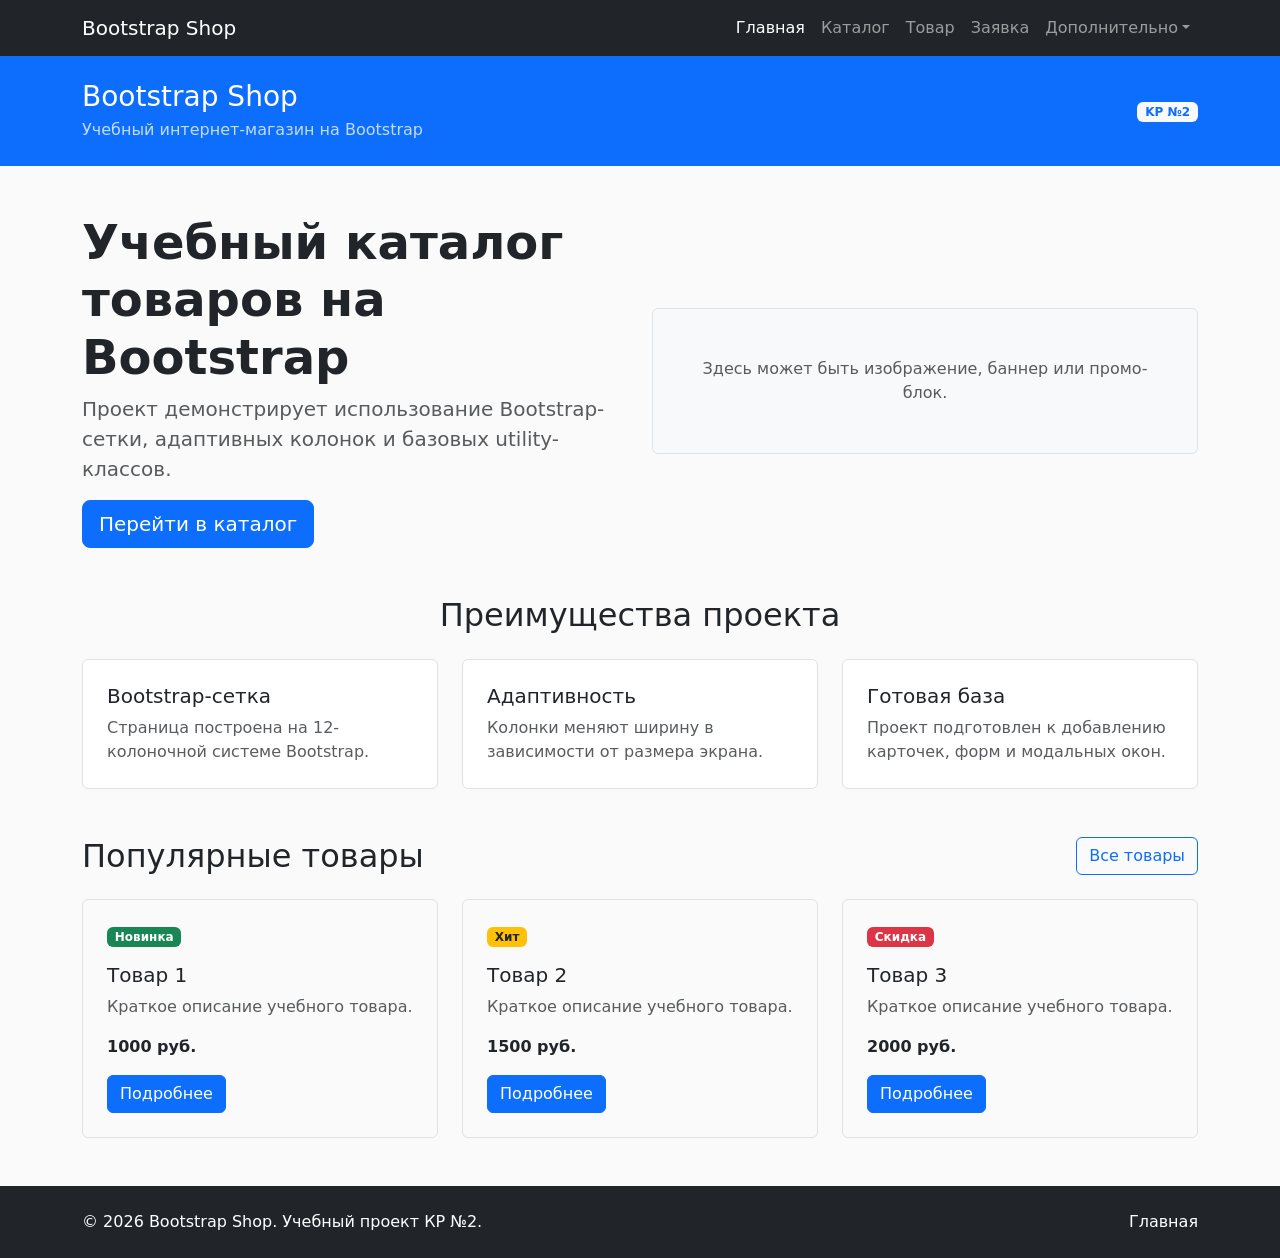
<file: index.html>
<!DOCTYPE html>
<html lang="ru">
<head>
  <meta charset="UTF-8">
  <meta name="viewport" content="width=device-width, initial-scale=1.0">
  <title>Главная – Bootstrap Shop</title>
  <link rel="stylesheet" href="vendor/bootstrap/css/bootstrap.min.css">
  <link rel="stylesheet" href="css/custom.css">
</head>
<body>

  <!-- ================= NAVBAR ================= -->
  <nav class="navbar navbar-expand-lg navbar-dark bg-dark">
    <div class="container">
      <a class="navbar-brand" href="index.html">Bootstrap Shop</a>
      <button class="navbar-toggler" type="button"
              data-bs-toggle="collapse" data-bs-target="#mainNavbar"
              aria-controls="mainNavbar" aria-expanded="false"
              aria-label="Переключить навигацию">
        <span class="navbar-toggler-icon"></span>
      </button>
      <div class="collapse navbar-collapse" id="mainNavbar">
        <ul class="navbar-nav ms-auto">
          <li class="nav-item"><a class="nav-link active" aria-current="page" href="index.html">Главная</a></li>
          <li class="nav-item"><a class="nav-link" href="catalog.html">Каталог</a></li>
          <li class="nav-item"><a class="nav-link" href="product.html">Товар</a></li>
          <li class="nav-item"><a class="nav-link" href="order.html">Заявка</a></li>
          <li class="nav-item dropdown">
            <a class="nav-link dropdown-toggle" href="#" role="button"
               data-bs-toggle="dropdown" aria-expanded="false">Дополнительно</a>
            <ul class="dropdown-menu">
              <li><a class="dropdown-item" href="catalog.html">Все товары</a></li>
              <li><a class="dropdown-item" href="order.html">Оформить заявку</a></li>
              <li><a class="dropdown-item" href="index.html#popular">Популярное</a></li>
            </ul>
          </li>
        </ul>
      </div>
    </div>
  </nav>

  <header class="bg-primary text-white py-4">
    <div class="container">
      <div class="row align-items-center">
        <div class="col-12 col-md-8">
          <h1 class="h3 mb-1">Bootstrap Shop</h1>
          <p class="mb-0 opacity-75">Учебный интернет-магазин на Bootstrap</p>
        </div>
        <div class="col-12 col-md-4 text-md-end mt-3 mt-md-0">
          <span class="badge bg-light text-primary">KP №2</span>
        </div>
      </div>
    </div>
  </header>

  <main>
    <!-- Hero -->
    <section class="container my-5">
      <div class="row align-items-center g-4">
        <div class="col-12 col-lg-6">
          <h2 class="display-5 fw-bold">Учебный каталог товаров на Bootstrap</h2>
          <p class="lead text-muted">
            Проект демонстрирует использование Bootstrap-сетки,
            адаптивных колонок и базовых utility-классов.
          </p>
          <a class="btn btn-primary btn-lg" href="catalog.html">Перейти в каталог</a>
        </div>
        <div class="col-12 col-lg-6">
          <div class="p-5 bg-light border rounded text-center">
            <p class="mb-0 text-muted">Здесь может быть изображение, баннер или промо-блок.</p>
          </div>
        </div>
      </div>
    </section>

    <!-- Преимущества -->
    <section class="container my-5">
      <h2 class="text-center mb-4">Преимущества проекта</h2>
      <div class="row g-4">
        <div class="col-12 col-md-4">
          <div class="p-4 border rounded h-100 bg-white">
            <h3 class="h5">Bootstrap-сетка</h3>
            <p class="mb-0 text-muted">Страница построена на 12-колоночной системе Bootstrap.</p>
          </div>
        </div>
        <div class="col-12 col-md-4">
          <div class="p-4 border rounded h-100 bg-white">
            <h3 class="h5">Адаптивность</h3>
            <p class="mb-0 text-muted">Колонки меняют ширину в зависимости от размера экрана.</p>
          </div>
        </div>
        <div class="col-12 col-md-4">
          <div class="p-4 border rounded h-100 bg-white">
            <h3 class="h5">Готовая база</h3>
            <p class="mb-0 text-muted">Проект подготовлен к добавлению карточек, форм и модальных окон.</p>
          </div>
        </div>
      </div>
    </section>

    <!-- Популярные товары -->
    <section class="container my-5" id="popular">
      <div class="d-flex justify-content-between align-items-center mb-4">
        <h2 class="mb-0">Популярные товары</h2>
        <a class="btn btn-outline-primary" href="catalog.html">Все товары</a>
      </div>
      <div class="row g-4">
        <div class="col-12 col-md-6 col-lg-4">
          <div class="border rounded h-100 p-4">
            <span class="badge bg-success mb-3">Новинка</span>
            <h3 class="h5">Товар 1</h3>
            <p class="text-muted">Краткое описание учебного товара.</p>
            <p class="fw-bold mb-3">1000 руб.</p>
            <a class="btn btn-primary" href="product.html">Подробнее</a>
          </div>
        </div>
        <div class="col-12 col-md-6 col-lg-4">
          <div class="border rounded h-100 p-4">
            <span class="badge bg-warning text-dark mb-3">Хит</span>
            <h3 class="h5">Товар 2</h3>
            <p class="text-muted">Краткое описание учебного товара.</p>
            <p class="fw-bold mb-3">1500 руб.</p>
            <a class="btn btn-primary" href="product.html">Подробнее</a>
          </div>
        </div>
        <div class="col-12 col-md-6 col-lg-4">
          <div class="border rounded h-100 p-4">
            <span class="badge bg-danger mb-3">Скидка</span>
            <h3 class="h5">Товар 3</h3>
            <p class="text-muted">Краткое описание учебного товара.</p>
            <p class="fw-bold mb-3">2000 руб.</p>
            <a class="btn btn-primary" href="product.html">Подробнее</a>
          </div>
        </div>
      </div>
    </section>
  </main>

  <footer class="bg-dark text-white py-4 mt-5">
    <div class="container">
      <div class="row">
        <div class="col-12 col-md-6">
          <p class="mb-0">© 2026 Bootstrap Shop. Учебный проект КР №2.</p>
        </div>
        <div class="col-12 col-md-6 text-md-end mt-2 mt-md-0">
          <a class="text-white text-decoration-none" href="index.html">Главная</a>
        </div>
      </div>
    </div>
  </footer>

  <script src="vendor/bootstrap/js/bootstrap.bundle.min.js"></script>
</body>
</html>
</file>
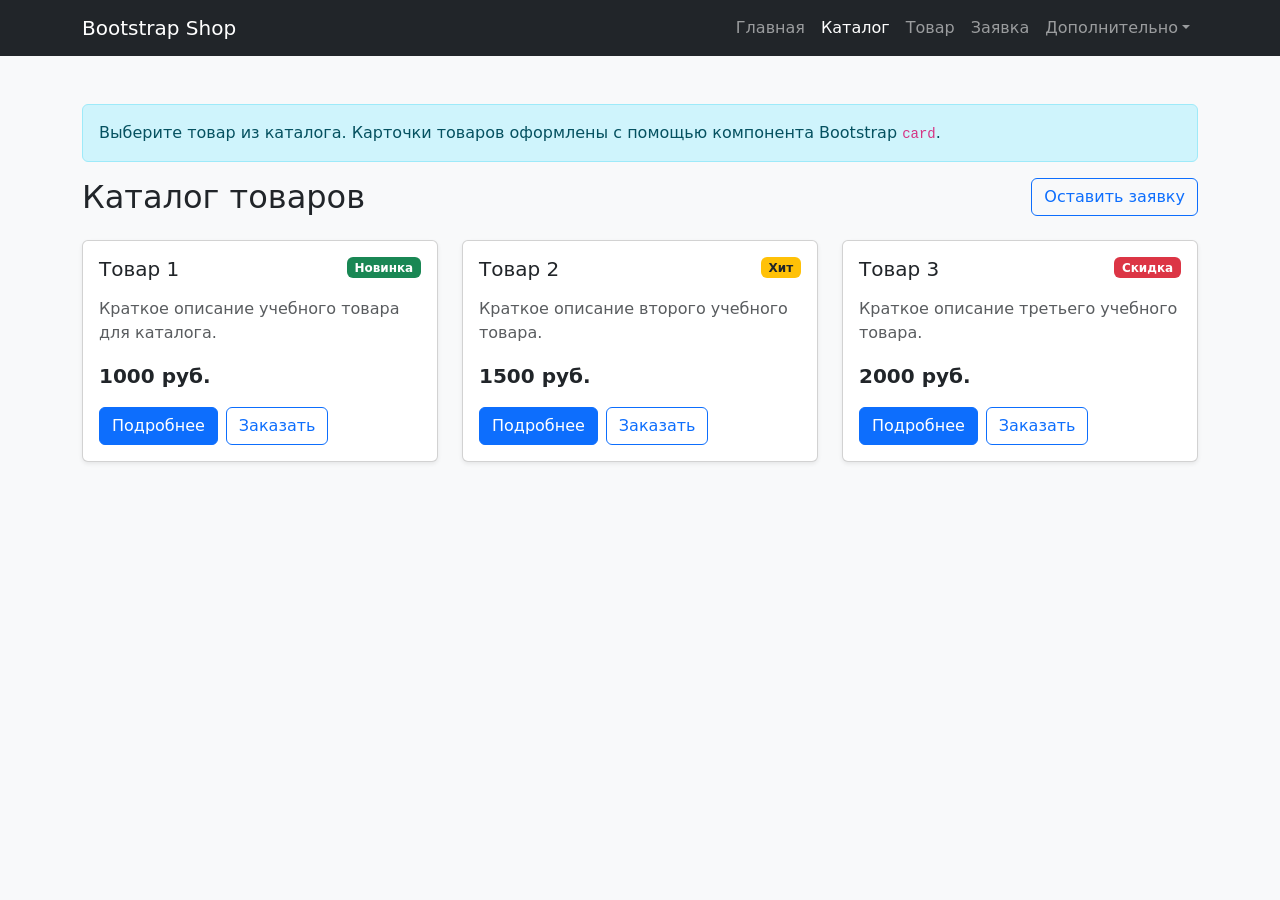
<file: catalog.html>
<!DOCTYPE html>
<html lang="ru">
<head>
  <meta charset="UTF-8">
  <meta name="viewport" content="width=device-width, initial-scale=1.0">
  <title>Каталог – Bootstrap Shop</title>
  <link rel="stylesheet" href="vendor/bootstrap/css/bootstrap.min.css">
  <link rel="stylesheet" href="css/custom.css">
</head>
<body class="bg-light">

  <!-- ================= NAVBAR ================= -->
  <nav class="navbar navbar-expand-lg navbar-dark bg-dark">
    <div class="container">
      <a class="navbar-brand" href="index.html">Bootstrap Shop</a>
      <button class="navbar-toggler" type="button"
              data-bs-toggle="collapse" data-bs-target="#mainNavbar"
              aria-controls="mainNavbar" aria-expanded="false"
              aria-label="Переключить навигацию">
        <span class="navbar-toggler-icon"></span>
      </button>
      <div class="collapse navbar-collapse" id="mainNavbar">
        <ul class="navbar-nav ms-auto">
          <li class="nav-item"><a class="nav-link" href="index.html">Главная</a></li>
          <li class="nav-item"><a class="nav-link active" aria-current="page" href="catalog.html">Каталог</a></li>
          <li class="nav-item"><a class="nav-link" href="product.html">Товар</a></li>
          <li class="nav-item"><a class="nav-link" href="order.html">Заявка</a></li>
          <li class="nav-item dropdown">
            <a class="nav-link dropdown-toggle" href="#" role="button"
               data-bs-toggle="dropdown" aria-expanded="false">Дополнительно</a>
            <ul class="dropdown-menu">
              <li><a class="dropdown-item" href="catalog.html">Все товары</a></li>
              <li><a class="dropdown-item" href="order.html">Оформить заявку</a></li>
              <li><a class="dropdown-item" href="index.html#popular">Популярное</a></li>
            </ul>
          </li>
        </ul>
      </div>
    </div>
  </nav>

  <main class="container my-5">
    <div class="alert alert-info" role="alert">
      Выберите товар из каталога. Карточки товаров оформлены с помощью
      компонента Bootstrap <code>card</code>.
    </div>

    <div class="d-flex justify-content-between align-items-center mb-4">
      <h1 class="h2 mb-0">Каталог товаров</h1>
      <a class="btn btn-outline-primary" href="order.html">Оставить заявку</a>
    </div>

    <div class="row g-4">
      <!-- Товар 1 -->
      <div class="col-12 col-md-6 col-lg-4">
        <div class="card h-100 shadow-sm">
          <div class="card-body d-flex flex-column">
            <div class="d-flex justify-content-between align-items-start mb-3">
              <h2 class="card-title h5 mb-0">Товар 1</h2>
              <span class="badge bg-success">Новинка</span>
            </div>
            <p class="card-text text-muted">Краткое описание учебного товара для каталога.</p>
            <p class="fw-bold fs-5 mt-auto">1000 руб.</p>
            <div class="d-flex gap-2">
              <a class="btn btn-primary" href="product.html">Подробнее</a>
              <button class="btn btn-outline-primary" type="button"
                      data-bs-toggle="modal" data-bs-target="#orderModal">Заказать</button>
            </div>
          </div>
        </div>
      </div>

      <!-- Товар 2 -->
      <div class="col-12 col-md-6 col-lg-4">
        <div class="card h-100 shadow-sm">
          <div class="card-body d-flex flex-column">
            <div class="d-flex justify-content-between align-items-start mb-3">
              <h2 class="card-title h5 mb-0">Товар 2</h2>
              <span class="badge bg-warning text-dark">Хит</span>
            </div>
            <p class="card-text text-muted">Краткое описание второго учебного товара.</p>
            <p class="fw-bold fs-5 mt-auto">1500 руб.</p>
            <div class="d-flex gap-2">
              <a class="btn btn-primary" href="product.html">Подробнее</a>
              <button class="btn btn-outline-primary" type="button"
                      data-bs-toggle="modal" data-bs-target="#orderModal">Заказать</button>
            </div>
          </div>
        </div>
      </div>

      <!-- Товар 3 -->
      <div class="col-12 col-md-6 col-lg-4">
        <div class="card h-100 shadow-sm">
          <div class="card-body d-flex flex-column">
            <div class="d-flex justify-content-between align-items-start mb-3">
              <h2 class="card-title h5 mb-0">Товар 3</h2>
              <span class="badge bg-danger">Скидка</span>
            </div>
            <p class="card-text text-muted">Краткое описание третьего учебного товара.</p>
            <p class="fw-bold fs-5 mt-auto">2000 руб.</p>
            <div class="d-flex gap-2">
              <a class="btn btn-primary" href="product.html">Подробнее</a>
              <button class="btn btn-outline-primary" type="button"
                      data-bs-toggle="modal" data-bs-target="#orderModal">Заказать</button>
            </div>
          </div>
        </div>
      </div>
    </div>
  </main>

  <!-- ================= MODAL ================= -->
  <div class="modal fade" id="orderModal" tabindex="-1"
       aria-labelledby="orderModalLabel" aria-hidden="true">
    <div class="modal-dialog">
      <div class="modal-content">
        <div class="modal-header">
          <h2 class="modal-title h5" id="orderModalLabel">Быстрая заявка</h2>
          <button type="button" class="btn-close" data-bs-dismiss="modal" aria-label="Закрыть"></button>
        </div>
        <div class="modal-body">
          <p class="text-muted">
            Оставьте контактные данные, и менеджер свяжется с вами.
          </p>
          <form>
            <div class="mb-3">
              <label for="modal-name" class="form-label">Имя</label>
              <input id="modal-name" type="text" class="form-control" required>
            </div>
            <div class="mb-3">
              <label for="modal-phone" class="form-label">Телефон</label>
              <input id="modal-phone" type="tel" class="form-control" required>
            </div>
            <div class="form-check mb-3">
              <input id="modal-agree" class="form-check-input" type="checkbox" required>
              <label class="form-check-label" for="modal-agree">
                Согласен на обработку данных
              </label>
            </div>
          </form>
        </div>
        <div class="modal-footer">
          <button type="button" class="btn btn-secondary" data-bs-dismiss="modal">Закрыть</button>
          <button type="button" class="btn btn-primary">Отправить</button>
        </div>
      </div>
    </div>
  </div>

  <script src="vendor/bootstrap/js/bootstrap.bundle.min.js"></script>
</body>
</html>
</file>
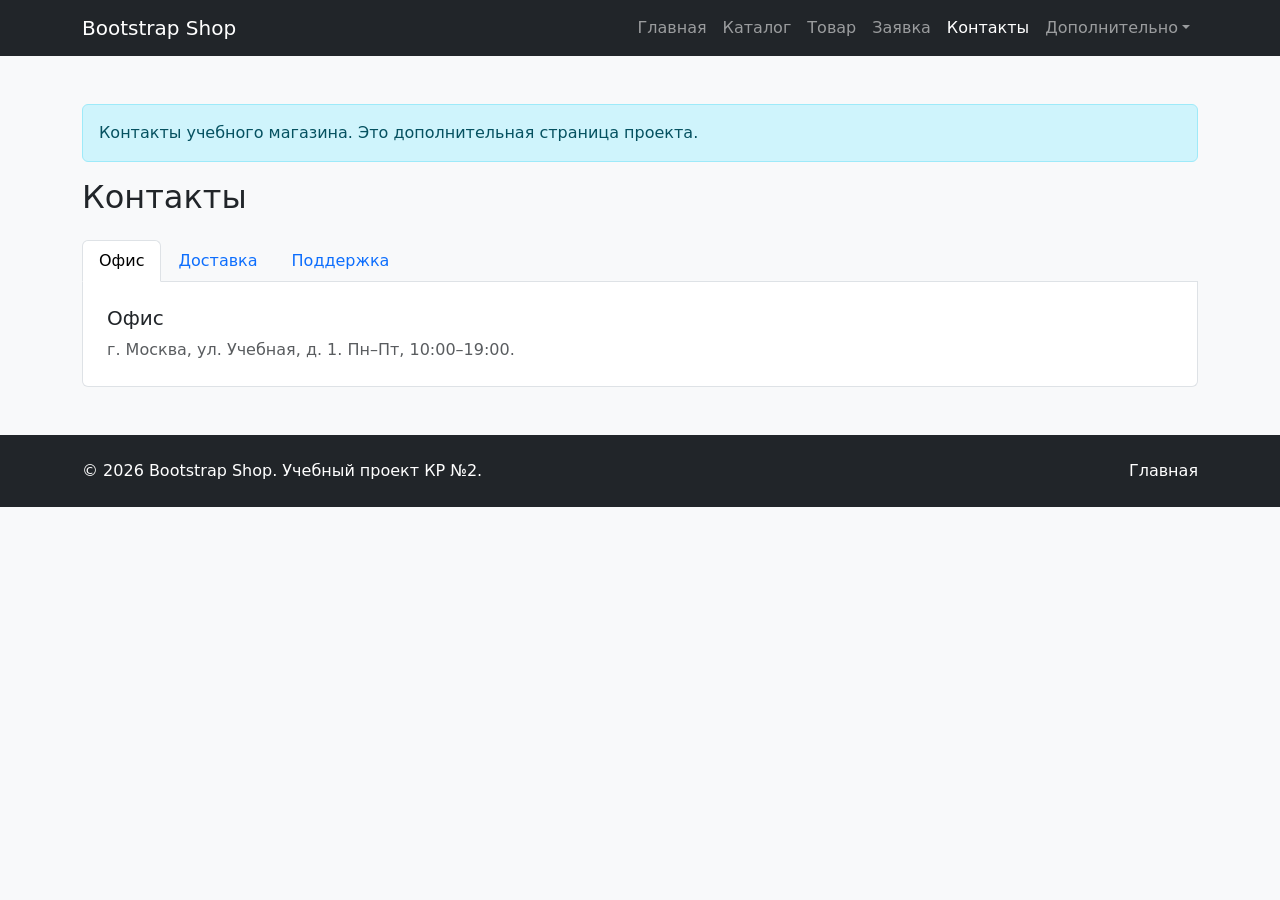
<file: contacts.html>
<!DOCTYPE html>
<html lang="ru">
<head>
  <meta charset="UTF-8">
  <meta name="viewport" content="width=device-width, initial-scale=1.0">
  <title>Контакты – Bootstrap Shop</title>
  <link rel="stylesheet" href="vendor/bootstrap/css/bootstrap.min.css">
  <link rel="stylesheet" href="css/custom.css">
</head>
<body class="bg-light">

  <!-- NAVBAR (копия с других страниц, active на contacts не ставим) -->
  <nav class="navbar navbar-expand-lg navbar-dark bg-dark">
    <div class="container">
      <a class="navbar-brand" href="index.html">Bootstrap Shop</a>
      <button class="navbar-toggler" type="button"
              data-bs-toggle="collapse" data-bs-target="#mainNavbar"
              aria-controls="mainNavbar" aria-expanded="false"
              aria-label="Переключить навигацию">
        <span class="navbar-toggler-icon"></span>
      </button>
      <div class="collapse navbar-collapse" id="mainNavbar">
        <ul class="navbar-nav ms-auto">
          <li class="nav-item"><a class="nav-link" href="index.html">Главная</a></li>
          <li class="nav-item"><a class="nav-link" href="catalog.html">Каталог</a></li>
          <li class="nav-item"><a class="nav-link" href="product.html">Товар</a></li>
          <li class="nav-item"><a class="nav-link" href="order.html">Заявка</a></li>
          <li class="nav-item"><a class="nav-link active" aria-current="page" href="contacts.html">Контакты</a></li>
          <li class="nav-item dropdown">
            <a class="nav-link dropdown-toggle" href="#" role="button"
               data-bs-toggle="dropdown" aria-expanded="false">Дополнительно</a>
            <ul class="dropdown-menu">
              <li><a class="dropdown-item" href="catalog.html">Все товары</a></li>
              <li><a class="dropdown-item" href="order.html">Оформить заявку</a></li>
              <li><a class="dropdown-item" href="index.html#popular">Популярное</a></li>
            </ul>
          </li>
        </ul>
      </div>
    </div>
  </nav>

  <main class="container my-5">
    <div class="alert alert-info" role="alert">
      Контакты учебного магазина. Это дополнительная страница проекта.
    </div>

    <h1 class="h2 mb-4">Контакты</h1>

    <!-- Tabs — дополнительный компонент Bootstrap -->
    <ul class="nav nav-tabs" id="contactTabs" role="tablist">
      <li class="nav-item" role="presentation">
        <button class="nav-link active" id="office-tab" data-bs-toggle="tab"
                data-bs-target="#office" type="button" role="tab"
                aria-controls="office" aria-selected="true">Офис</button>
      </li>
      <li class="nav-item" role="presentation">
        <button class="nav-link" id="delivery-tab" data-bs-toggle="tab"
                data-bs-target="#delivery" type="button" role="tab"
                aria-controls="delivery" aria-selected="false">Доставка</button>
      </li>
      <li class="nav-item" role="presentation">
        <button class="nav-link" id="support-tab" data-bs-toggle="tab"
                data-bs-target="#support" type="button" role="tab"
                aria-controls="support" aria-selected="false">Поддержка</button>
      </li>
    </ul>

    <div class="tab-content border border-top-0 rounded-bottom p-4 bg-white" id="contactTabsContent">
      <div class="tab-pane fade show active" id="office" role="tabpanel" aria-labelledby="office-tab">
        <h2 class="h5">Офис</h2>
        <p class="mb-0 text-muted">г. Москва, ул. Учебная, д. 1. Пн–Пт, 10:00–19:00.</p>
      </div>
      <div class="tab-pane fade" id="delivery" role="tabpanel" aria-labelledby="delivery-tab">
        <h2 class="h5">Доставка</h2>
        <p class="mb-0 text-muted">Доставка по России курьерской службой. Срок — 2–5 дней.</p>
      </div>
      <div class="tab-pane fade" id="support" role="tabpanel" aria-labelledby="support-tab">
        <h2 class="h5">Поддержка</h2>
        <p class="mb-0 text-muted">E-mail: support@example.com. Телефон: +7 900 000-00-00.</p>
      </div>
    </div>
  </main>

  <footer class="bg-dark text-white py-4 mt-5">
    <div class="container">
      <div class="row">
        <div class="col-12 col-md-6">
          <p class="mb-0">© 2026 Bootstrap Shop. Учебный проект КР №2.</p>
        </div>
        <div class="col-12 col-md-6 text-md-end mt-2 mt-md-0">
          <a class="text-white text-decoration-none" href="index.html">Главная</a>
        </div>
      </div>
    </div>
  </footer>

  <script src="vendor/bootstrap/js/bootstrap.bundle.min.js"></script>
</body>
</html>
</file>
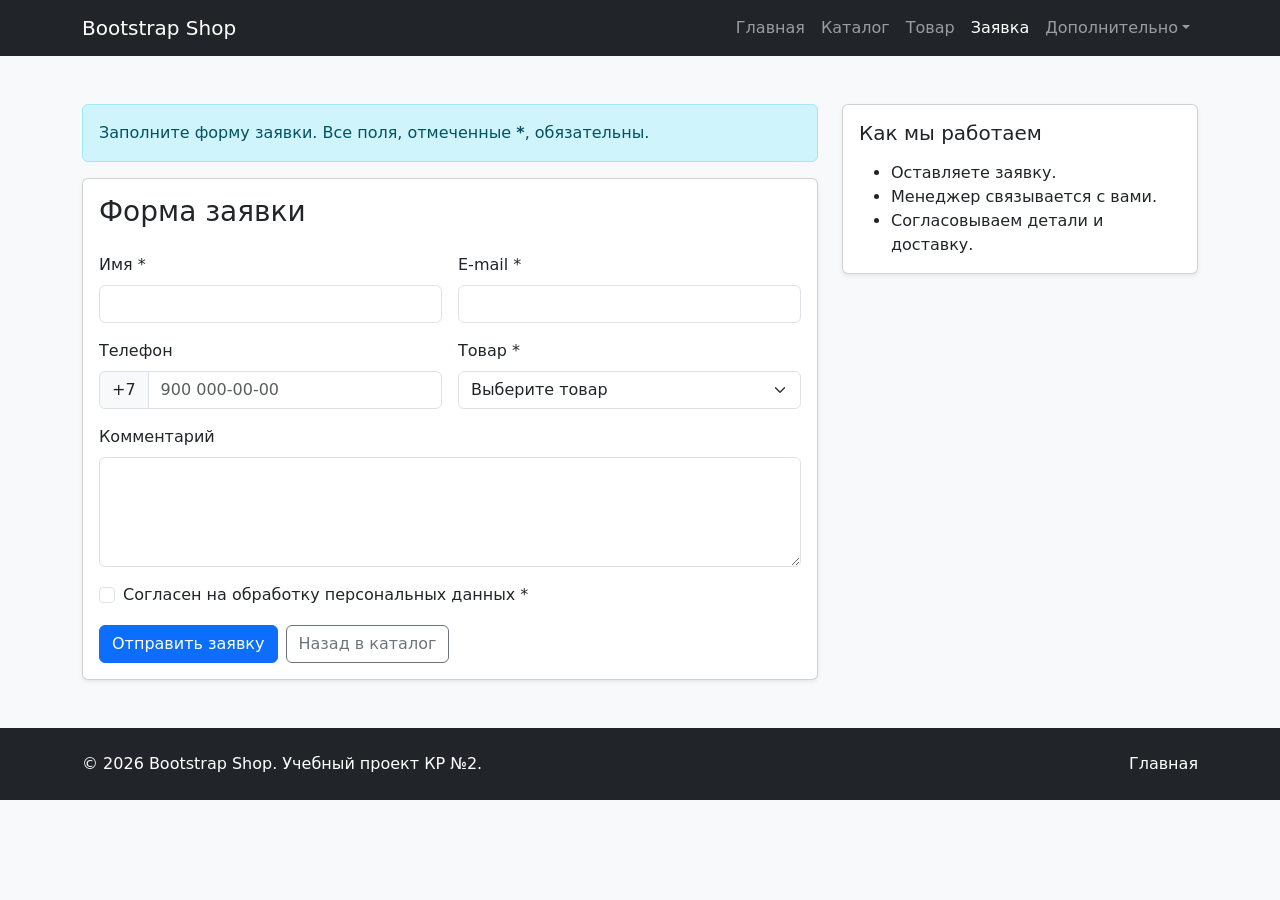
<file: order.html>
<!DOCTYPE html>
<html lang="ru">
<head>
  <meta charset="UTF-8">
  <meta name="viewport" content="width=device-width, initial-scale=1.0">
  <title>Заявка – Bootstrap Shop</title>
  <link rel="stylesheet" href="vendor/bootstrap/css/bootstrap.min.css">
  <link rel="stylesheet" href="css/custom.css">
</head>
<body class="bg-light">

  <!-- ================= NAVBAR ================= -->
  <nav class="navbar navbar-expand-lg navbar-dark bg-dark">
    <div class="container">
      <a class="navbar-brand" href="index.html">Bootstrap Shop</a>
      <button class="navbar-toggler" type="button"
              data-bs-toggle="collapse" data-bs-target="#mainNavbar"
              aria-controls="mainNavbar" aria-expanded="false"
              aria-label="Переключить навигацию">
        <span class="navbar-toggler-icon"></span>
      </button>
      <div class="collapse navbar-collapse" id="mainNavbar">
        <ul class="navbar-nav ms-auto">
          <li class="nav-item"><a class="nav-link" href="index.html">Главная</a></li>
          <li class="nav-item"><a class="nav-link" href="catalog.html">Каталог</a></li>
          <li class="nav-item"><a class="nav-link" href="product.html">Товар</a></li>
          <li class="nav-item"><a class="nav-link active" aria-current="page" href="order.html">Заявка</a></li>
          <li class="nav-item dropdown">
            <a class="nav-link dropdown-toggle" href="#" role="button"
               data-bs-toggle="dropdown" aria-expanded="false">Дополнительно</a>
            <ul class="dropdown-menu">
              <li><a class="dropdown-item" href="catalog.html">Все товары</a></li>
              <li><a class="dropdown-item" href="order.html">Оформить заявку</a></li>
              <li><a class="dropdown-item" href="index.html#popular">Популярное</a></li>
            </ul>
          </li>
        </ul>
      </div>
    </div>
  </nav>

  <main class="container my-5">
    <div class="row g-4">
      <div class="col-12 col-lg-8">
        <div class="alert alert-info" role="alert">
          Заполните форму заявки. Все поля, отмеченные <strong>*</strong>, обязательны.
        </div>

        <div class="card shadow-sm">
          <div class="card-body">
            <h1 class="h3 mb-4">Форма заявки</h1>

            <form>
              <div class="row g-3">
                <div class="col-12 col-md-6">
                  <label for="order-name" class="form-label">Имя *</label>
                  <input id="order-name" name="name" type="text" class="form-control" required>
                </div>
                <div class="col-12 col-md-6">
                  <label for="order-email" class="form-label">E-mail *</label>
                  <input id="order-email" name="email" type="email" class="form-control" required>
                </div>

                <div class="col-12 col-md-6">
                  <label for="order-phone" class="form-label">Телефон</label>
                  <!-- input-group -->
                  <div class="input-group">
                    <span class="input-group-text">+7</span>
                    <input id="order-phone" name="phone" type="tel" class="form-control"
                           placeholder="900 000-00-00">
                  </div>
                </div>

                <div class="col-12 col-md-6">
                  <label for="order-product" class="form-label">Товар *</label>
                  <select id="order-product" name="product" class="form-select" required>
                    <option value="" selected disabled>Выберите товар</option>
                    <option value="1">Товар 1 — 1000 руб.</option>
                    <option value="2">Товар 2 — 1500 руб.</option>
                    <option value="3">Товар 3 — 2000 руб.</option>
                  </select>
                </div>

                <div class="col-12">
                  <label for="order-comment" class="form-label">Комментарий</label>
                  <textarea id="order-comment" name="comment" rows="4" class="form-control"></textarea>
                </div>

                <div class="col-12">
                  <div class="form-check">
                    <input id="order-agree" name="agree" class="form-check-input" type="checkbox" required>
                    <label class="form-check-label" for="order-agree">
                      Согласен на обработку персональных данных *
                    </label>
                  </div>
                </div>

                <div class="col-12 d-flex gap-2">
                  <button type="submit" class="btn btn-primary">Отправить заявку</button>
                  <a href="catalog.html" class="btn btn-outline-secondary">Назад в каталог</a>
                </div>
              </div>
            </form>
          </div>
        </div>
      </div>

      <div class="col-12 col-lg-4">
        <div class="card shadow-sm">
          <div class="card-body">
            <h2 class="h5 mb-3">Как мы работаем</h2>
            <ul class="mb-0">
              <li>Оставляете заявку.</li>
              <li>Менеджер связывается с вами.</li>
              <li>Согласовываем детали и доставку.</li>
            </ul>
          </div>
        </div>
      </div>
    </div>
  </main>

  <footer class="bg-dark text-white py-4 mt-5">
    <div class="container">
      <div class="row">
        <div class="col-12 col-md-6">
          <p class="mb-0">© 2026 Bootstrap Shop. Учебный проект КР №2.</p>
        </div>
        <div class="col-12 col-md-6 text-md-end mt-2 mt-md-0">
          <a class="text-white text-decoration-none" href="index.html">Главная</a>
        </div>
      </div>
    </div>
  </footer>

  <script src="vendor/bootstrap/js/bootstrap.bundle.min.js"></script>
</body>
</html>
</file>
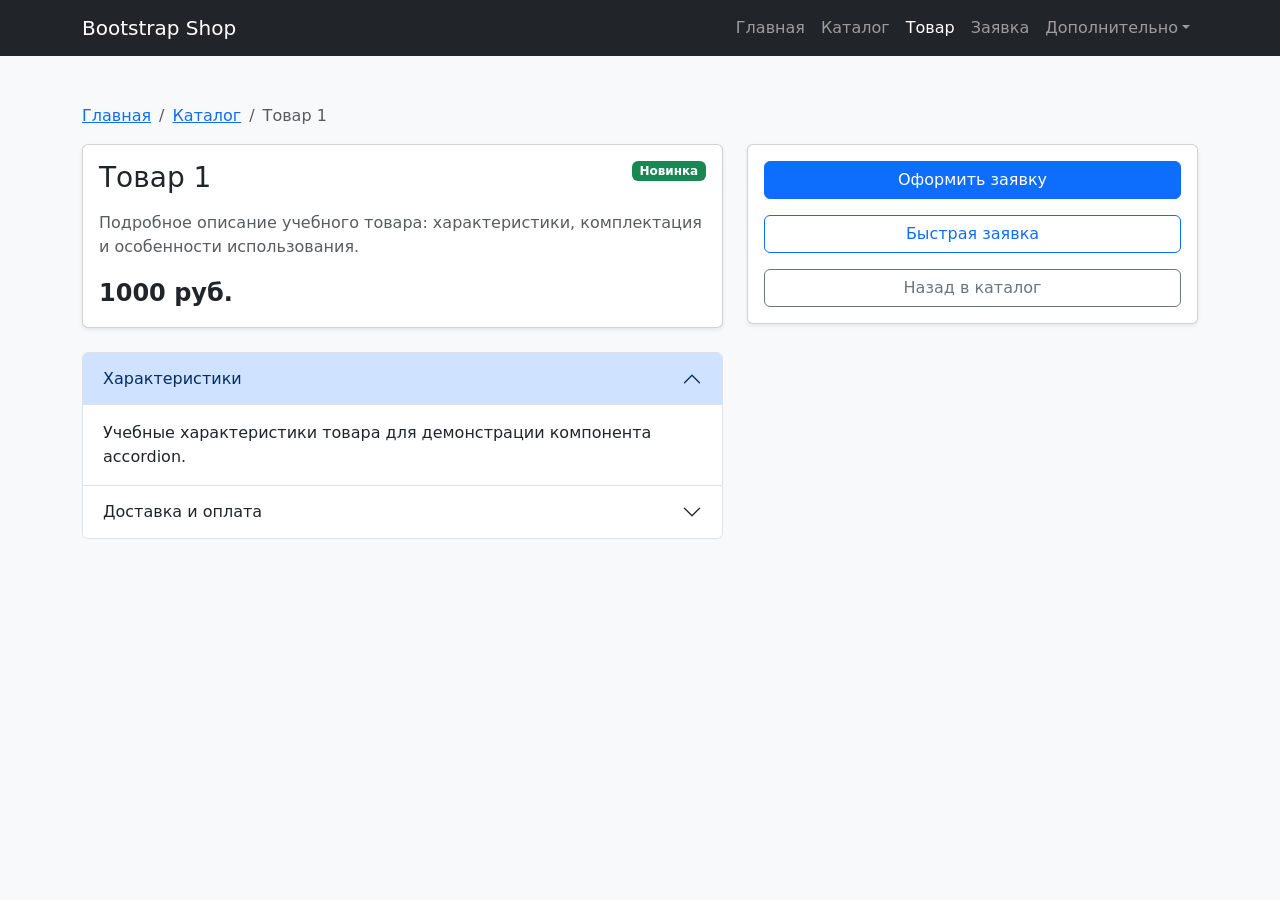
<file: product.html>
<!DOCTYPE html>
<html lang="ru">
<head>
  <meta charset="UTF-8">
  <meta name="viewport" content="width=device-width, initial-scale=1.0">
  <title>Товар – Bootstrap Shop</title>
  <link rel="stylesheet" href="vendor/bootstrap/css/bootstrap.min.css">
  <link rel="stylesheet" href="css/custom.css">
</head>
<body class="bg-light">

  <!-- ================= NAVBAR ================= -->
  <nav class="navbar navbar-expand-lg navbar-dark bg-dark">
    <div class="container">
      <a class="navbar-brand" href="index.html">Bootstrap Shop</a>
      <button class="navbar-toggler" type="button"
              data-bs-toggle="collapse" data-bs-target="#mainNavbar"
              aria-controls="mainNavbar" aria-expanded="false"
              aria-label="Переключить навигацию">
        <span class="navbar-toggler-icon"></span>
      </button>
      <div class="collapse navbar-collapse" id="mainNavbar">
        <ul class="navbar-nav ms-auto">
          <li class="nav-item"><a class="nav-link" href="index.html">Главная</a></li>
          <li class="nav-item"><a class="nav-link" href="catalog.html">Каталог</a></li>
          <li class="nav-item"><a class="nav-link active" aria-current="page" href="product.html">Товар</a></li>
          <li class="nav-item"><a class="nav-link" href="order.html">Заявка</a></li>
          <li class="nav-item dropdown">
            <a class="nav-link dropdown-toggle" href="#" role="button"
               data-bs-toggle="dropdown" aria-expanded="false">Дополнительно</a>
            <ul class="dropdown-menu">
              <li><a class="dropdown-item" href="catalog.html">Все товары</a></li>
              <li><a class="dropdown-item" href="order.html">Оформить заявку</a></li>
              <li><a class="dropdown-item" href="index.html#popular">Популярное</a></li>
            </ul>
          </li>
        </ul>
      </div>
    </div>
  </nav>

  <main class="container my-5">
    <nav aria-label="breadcrumb">
      <ol class="breadcrumb">
        <li class="breadcrumb-item"><a href="index.html">Главная</a></li>
        <li class="breadcrumb-item"><a href="catalog.html">Каталог</a></li>
        <li class="breadcrumb-item active" aria-current="page">Товар 1</li>
      </ol>
    </nav>

    <div class="row g-4">
      <div class="col-12 col-lg-7">
        <div class="card shadow-sm">
          <div class="card-body">
            <div class="d-flex justify-content-between align-items-start mb-3">
              <h1 class="h3 mb-0">Товар 1</h1>
              <span class="badge bg-success">Новинка</span>
            </div>
            <p class="text-muted">
              Подробное описание учебного товара: характеристики, комплектация
              и особенности использования.
            </p>
            <p class="fs-4 fw-bold mb-0">1000 руб.</p>
          </div>
        </div>

        <!-- Accordion (дополнительный компонент) -->
        <div class="accordion mt-4" id="productAccordion">
          <div class="accordion-item">
            <h2 class="accordion-header" id="headingOne">
              <button class="accordion-button" type="button"
                      data-bs-toggle="collapse" data-bs-target="#collapseOne"
                      aria-expanded="true" aria-controls="collapseOne">
                Характеристики
              </button>
            </h2>
            <div id="collapseOne" class="accordion-collapse collapse show"
                 aria-labelledby="headingOne" data-bs-parent="#productAccordion">
              <div class="accordion-body">
                Учебные характеристики товара для демонстрации компонента accordion.
              </div>
            </div>
          </div>
          <div class="accordion-item">
            <h2 class="accordion-header" id="headingTwo">
              <button class="accordion-button collapsed" type="button"
                      data-bs-toggle="collapse" data-bs-target="#collapseTwo"
                      aria-expanded="false" aria-controls="collapseTwo">
                Доставка и оплата
              </button>
            </h2>
            <div id="collapseTwo" class="accordion-collapse collapse"
                 aria-labelledby="headingTwo" data-bs-parent="#productAccordion">
              <div class="accordion-body">
                Условия доставки и оплаты учебного магазина.
              </div>
            </div>
          </div>
        </div>
      </div>

      <div class="col-12 col-lg-5">
        <div class="card shadow-sm">
          <div class="card-body d-flex flex-column gap-3">
            <a class="btn btn-primary" href="order.html">Оформить заявку</a>
            <button class="btn btn-outline-primary" type="button"
                    data-bs-toggle="modal" data-bs-target="#orderModal">
              Быстрая заявка
            </button>
            <a class="btn btn-outline-secondary" href="catalog.html">Назад в каталог</a>
          </div>
        </div>
      </div>
    </div>
  </main>

  <!-- ================= MODAL ================= -->
  <div class="modal fade" id="orderModal" tabindex="-1"
       aria-labelledby="orderModalLabel" aria-hidden="true">
    <div class="modal-dialog">
      <div class="modal-content">
        <div class="modal-header">
          <h2 class="modal-title h5" id="orderModalLabel">Быстрая заявка</h2>
          <button type="button" class="btn-close" data-bs-dismiss="modal" aria-label="Закрыть"></button>
        </div>
        <div class="modal-body">
          <p class="text-muted">Оставьте контактные данные, и менеджер свяжется с вами.</p>
          <form>
            <div class="mb-3">
              <label for="modal-name" class="form-label">Имя</label>
              <input id="modal-name" type="text" class="form-control" required>
            </div>
            <div class="mb-3">
              <label for="modal-phone" class="form-label">Телефон</label>
              <input id="modal-phone" type="tel" class="form-control" required>
            </div>
            <div class="form-check mb-3">
              <input id="modal-agree" class="form-check-input" type="checkbox" required>
              <label class="form-check-label" for="modal-agree">Согласен на обработку данных</label>
            </div>
          </form>
        </div>
        <div class="modal-footer">
          <button type="button" class="btn btn-secondary" data-bs-dismiss="modal">Закрыть</button>
          <button type="button" class="btn btn-primary">Отправить</button>
        </div>
      </div>
    </div>
  </div>

  <script src="vendor/bootstrap/js/bootstrap.bundle.min.js"></script>
</body>
</html>
</file>
<file: css/custom.css>
/* Минимальные правки поверх Bootstrap */
body {
  background-color: #fafafa;
}
</file>
